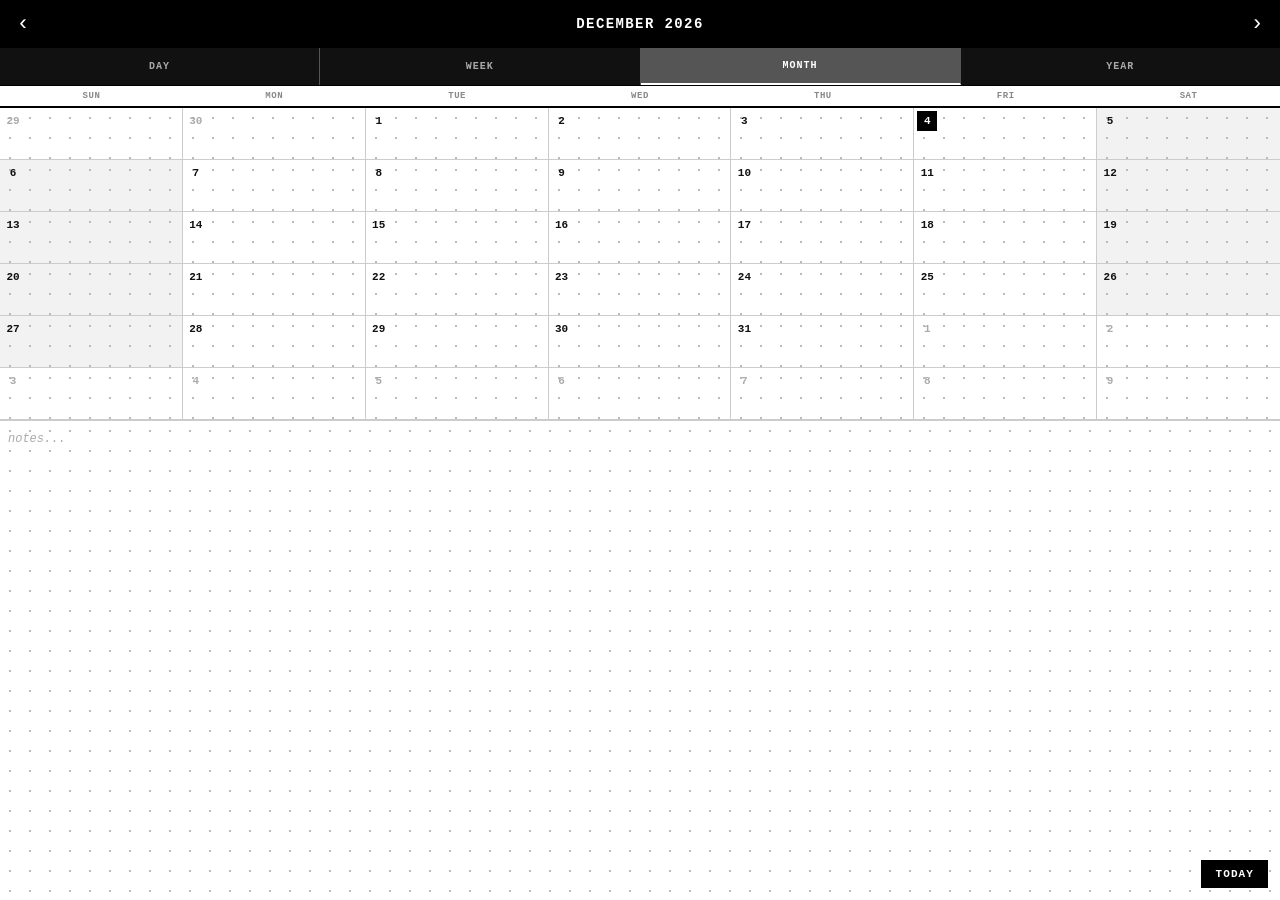
<file: index.html>
<!DOCTYPE html>
<html lang="en">
<head>
  <meta charset="UTF-8">
  <meta name="viewport" content="width=device-width, initial-scale=1, viewport-fit=cover">
  <meta name="theme-color" content="#000000">
  <meta name="apple-mobile-web-app-capable" content="yes">
  <meta name="apple-mobile-web-app-status-bar-style" content="black">
  <meta name="apple-mobile-web-app-title" content="Calendar">
  <title>Calendar</title>
  <link rel="manifest" href="manifest.json">
  <link rel="apple-touch-icon" href="icon-192.png">
  <link rel="icon" type="image/svg+xml" href="icon.svg">
  <link rel="stylesheet" href="style.css">
</head>
<body>
  <div id="app">
    <header id="header">
      <button id="btn-prev" aria-label="Previous" class="nav-btn">&#8249;</button>
      <div id="header-title" role="heading" aria-level="1"></div>
      <button id="btn-next" aria-label="Next" class="nav-btn">&#8250;</button>
    </header>

    <nav id="view-nav" role="tablist">
      <button role="tab" data-view="day" aria-selected="false">Day</button>
      <button role="tab" data-view="week" aria-selected="false">Week</button>
      <button role="tab" data-view="month" aria-selected="true">Month</button>
      <button role="tab" data-view="year" aria-selected="false">Year</button>
    </nav>

    <main id="view-container" role="main"></main>

    <button id="btn-today" aria-label="Go to today">Today</button>
  </div>

  <script src="app.js"></script>
</body>
</html>
</file>
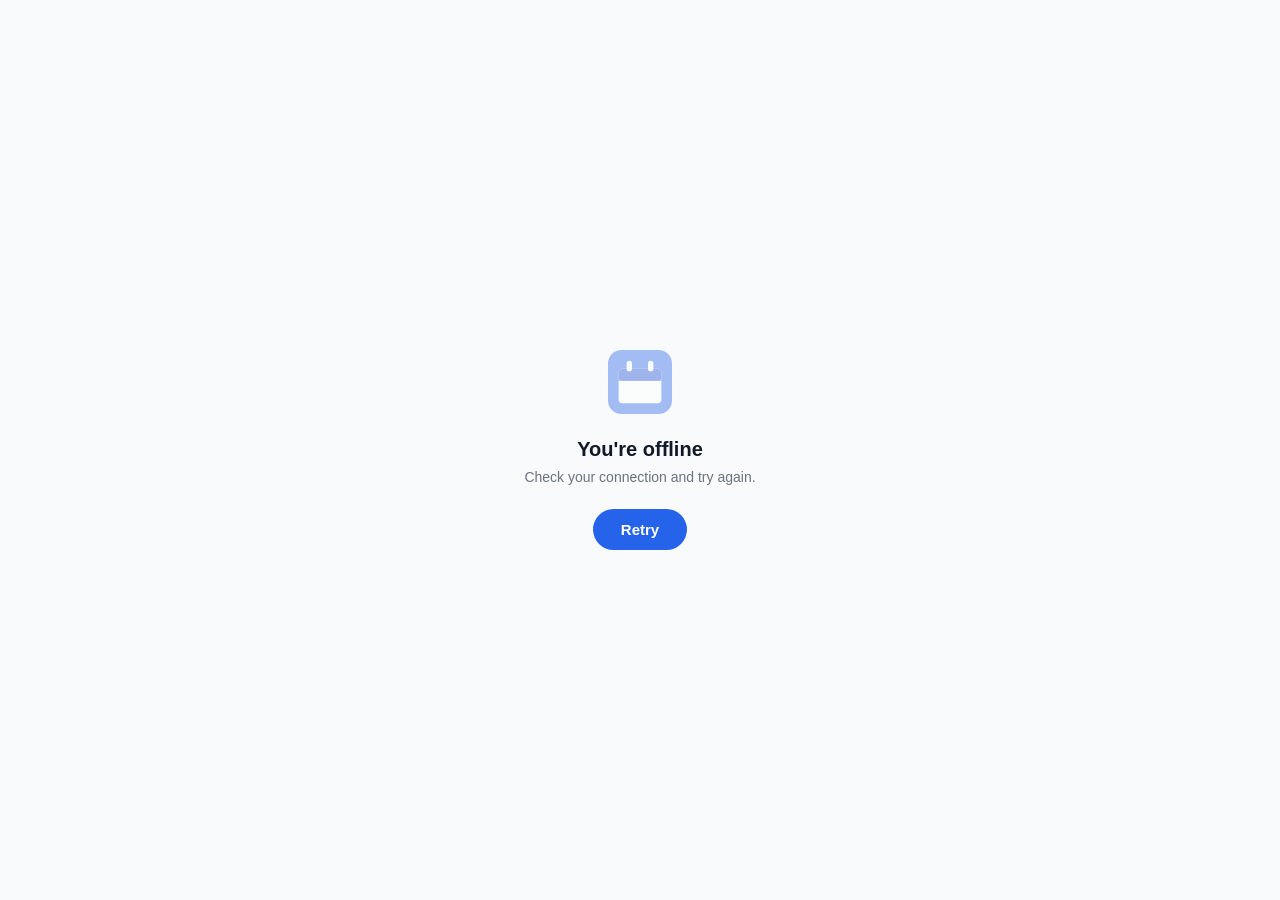
<file: offline.html>
<!DOCTYPE html>
<html lang="en">
<head>
  <meta charset="UTF-8">
  <meta name="viewport" content="width=device-width, initial-scale=1, viewport-fit=cover">
  <meta name="theme-color" content="#2563eb">
  <title>Calendar — Offline</title>
  <style>
    *, *::before, *::after { box-sizing: border-box; margin: 0; padding: 0; }
    body {
      font-family: -apple-system, BlinkMacSystemFont, 'Segoe UI', sans-serif;
      display: flex; flex-direction: column; align-items: center;
      justify-content: center; min-height: 100dvh; min-height: 100vh;
      background: #f9fafb; color: #111827; text-align: center; padding: 24px;
    }
    svg { margin-bottom: 24px; opacity: 0.4; }
    h1 { font-size: 20px; font-weight: 600; margin-bottom: 8px; }
    p { font-size: 14px; color: #6b7280; margin-bottom: 24px; }
    button {
      background: #2563eb; color: #fff; border: none;
      border-radius: 24px; padding: 12px 28px;
      font-size: 15px; font-weight: 600; cursor: pointer;
    }
    @media (prefers-color-scheme: dark) {
      body { background: #111827; color: #f9fafb; }
      p { color: #9ca3af; }
    }
  </style>
</head>
<body>
  <svg width="64" height="64" viewBox="0 0 48 48" xmlns="http://www.w3.org/2000/svg">
    <rect width="48" height="48" rx="10" fill="#2563eb"/>
    <rect x="8" y="14" width="32" height="26" rx="3" fill="#fff"/>
    <rect x="8" y="14" width="32" height="9" rx="3" fill="#1d4ed8"/>
    <rect x="8" y="20" width="32" height="3" fill="#1d4ed8"/>
    <rect x="14" y="8" width="4" height="8" rx="2" fill="#fff"/>
    <rect x="30" y="8" width="4" height="8" rx="2" fill="#fff"/>
  </svg>
  <h1>You're offline</h1>
  <p>Check your connection and try again.</p>
  <button onclick="location.reload()">Retry</button>
</body>
</html>
</file>
<file: style.css>
*, *::before, *::after { box-sizing: border-box; margin: 0; padding: 0; }

:root {
  --black: #000;
  --white: #fff;
  --grey-1: #111;
  --grey-2: #333;
  --grey-3: #555;
  --grey-4: #888;
  --grey-5: #aaa;
  --grey-6: #ccc;
  --grey-7: #e4e4e4;
  --grey-8: #f2f2f2;
  --text: #111;
  --text-muted: #888;
  --border: #ccc;
  --bg: #fff;
  --today-bg: #000;
  --today-text: #fff;
  --weekend: #f2f2f2;
  --other-month: #aaa;
  --header-h: 48px;
  --nav-h: 38px;
  --safe-bottom: env(safe-area-inset-bottom, 0px);
  --dots: radial-gradient(circle, #bbb 1px, transparent 1px);
  --dot-sz: 20px 20px;
}

html, body {
  height: 100%; overflow: hidden;
  font-family: 'Courier New', Courier, monospace;
  font-size: 13px; color: var(--text);
  background: var(--dots) var(--bg);
  background-size: var(--dot-sz);
}

#app { display: flex; flex-direction: column; height: 100dvh; height: 100vh; }

/* Header */
#header {
  display: flex; align-items: center; justify-content: space-between;
  height: var(--header-h); padding: 0 4px;
  background: var(--black); color: var(--white);
  flex-shrink: 0;
}
.nav-btn {
  background: none; border: none; color: var(--white); font-size: 22px;
  width: 38px; height: 38px; cursor: pointer;
  display: flex; align-items: center; justify-content: center;
  -webkit-tap-highlight-color: transparent;
  font-family: 'Courier New', Courier, monospace;
}
.nav-btn:active { background: var(--grey-2); }
#header-title {
  font-size: 14px; font-weight: 700; text-align: center; flex: 1;
  letter-spacing: 0.1em; text-transform: uppercase;
}

/* View nav */
#view-nav {
  display: flex; height: var(--nav-h);
  background: var(--grey-1); flex-shrink: 0;
  border-bottom: 1px solid var(--black);
}
#view-nav button {
  flex: 1; border: none; border-right: 1px solid var(--grey-3);
  background: none; color: var(--grey-5);
  font-size: 10px; font-weight: 700; cursor: pointer;
  letter-spacing: 0.1em; text-transform: uppercase;
  -webkit-tap-highlight-color: transparent;
  font-family: 'Courier New', Courier, monospace;
}
#view-nav button:last-child { border-right: none; }
#view-nav button[aria-selected="true"] {
  color: var(--white); background: var(--grey-3);
  border-bottom: 2px solid var(--white);
}

/* Main content */
#view-container { flex: 1; overflow-y: auto; overflow-x: hidden; -webkit-overflow-scrolling: touch; }

/* Today button */
#btn-today {
  position: fixed; right: 12px;
  bottom: calc(12px + var(--safe-bottom));
  background: var(--black); color: var(--white);
  border: none;
  padding: 8px 14px; font-size: 11px; font-weight: 700;
  letter-spacing: 0.1em; text-transform: uppercase;
  cursor: pointer;
  -webkit-tap-highlight-color: transparent;
  z-index: 10;
  font-family: 'Courier New', Courier, monospace;
}
#btn-today:active { background: var(--grey-2); }

/* ── MONTH VIEW ── */
.month-view { display: flex; flex-direction: column; height: 100%; }

.month-dow-row {
  display: grid; grid-template-columns: repeat(7, 1fr);
  border-bottom: 2px solid var(--black);
  background: var(--bg); position: sticky; top: 0; z-index: 1;
}
.month-dow-row span {
  text-align: center; padding: 5px 0; font-size: 9px;
  font-weight: 700; color: var(--text-muted); text-transform: uppercase; letter-spacing: 0.06em;
}

.month-grid {
  display: grid; grid-template-columns: repeat(7, 1fr);
}
.month-cell {
  border-right: 1px solid var(--border);
  border-bottom: 1px solid var(--border);
  min-height: 52px; padding: 3px;
  position: relative; cursor: pointer;
  -webkit-tap-highlight-color: transparent;
  background: var(--dots) var(--bg);
  background-size: var(--dot-sz);
}
.month-cell:nth-child(7n) { border-right: none; }
.month-cell:active { background: var(--grey-7); }
.month-cell.other-month .day-num { color: var(--other-month); }
.month-cell.weekend { background: var(--dots) var(--weekend); background-size: var(--dot-sz); }
.month-cell.today .day-num {
  background: var(--today-bg); color: var(--today-text);
  width: 20px; height: 20px;
  display: flex; align-items: center; justify-content: center;
}

.day-num {
  font-size: 11px; font-weight: 700; width: 20px; height: 20px;
  display: flex; align-items: center; justify-content: center;
}

.event-dot { display: flex; flex-wrap: wrap; gap: 2px; margin-top: 2px; }
.event-dot span { width: 4px; height: 4px; background: var(--grey-2); }

/* ── WEEK VIEW ── */
.week-view { display: flex; flex-direction: column; height: 100%; }

.week-header {
  display: grid; grid-template-columns: 36px repeat(7, 1fr);
  border-bottom: 2px solid var(--black);
  background: var(--bg); position: sticky; top: 0; z-index: 1;
}
.week-header-cell {
  text-align: center; padding: 4px 2px;
  font-size: 10px; cursor: pointer;
  -webkit-tap-highlight-color: transparent;
}
.week-header-cell .dow {
  color: var(--text-muted); font-weight: 700; text-transform: uppercase;
  font-size: 8px; letter-spacing: 0.06em;
}
.week-header-cell .wdate {
  width: 20px; height: 20px;
  display: flex; align-items: center; justify-content: center;
  margin: 2px auto 0; font-size: 12px; font-weight: 700;
}
.week-header-cell.today .wdate { background: var(--today-bg); color: var(--today-text); }
.week-header-cell:first-child { cursor: default; }

.week-scroll { flex: 1; min-height: 0; overflow-y: auto; -webkit-overflow-scrolling: touch; }

.week-grid {
  display: grid; grid-template-columns: 36px repeat(7, 1fr);
  position: relative;
}
.week-time-label {
  height: 48px; display: flex; align-items: flex-start;
  justify-content: flex-end; padding-right: 4px;
  font-size: 8px; color: var(--text-muted);
}
.week-day-col { border-left: 1px solid var(--border); position: relative; }
.week-hour-cell { height: 48px; border-bottom: 1px solid var(--border); position: relative; background: var(--dots) var(--bg); background-size: var(--dot-sz); }
.week-now-line {
  position: absolute; left: 0; right: 0; height: 1px;
  background: var(--grey-3); z-index: 2;
}
.week-now-line::before {
  content: ''; position: absolute; left: -3px; top: -2px;
  width: 5px; height: 5px; background: var(--grey-3);
}

/* ── DAY VIEW ── */
.day-view { display: flex; flex-direction: column; height: 100%; }
.day-allday {
  border-bottom: 1px solid var(--border);
  padding: 4px 8px; font-size: 10px; color: var(--text-muted);
  background: var(--bg); position: sticky; top: 0;
}
.day-scroll { flex: 1; min-height: 0; overflow-y: auto; -webkit-overflow-scrolling: touch; }
.day-grid { display: grid; grid-template-columns: 40px 1fr; }
.day-time-label {
  height: 48px; display: flex; align-items: flex-start;
  justify-content: flex-end; padding-right: 6px;
  font-size: 8px; color: var(--text-muted);
}
.day-hour-cell {
  height: 48px; border-bottom: 1px solid var(--border);
  border-left: 1px solid var(--border); position: relative;
  background: var(--dots) var(--bg); background-size: var(--dot-sz);
}
.day-now-line {
  position: absolute; left: 0; right: 0; height: 1px;
  background: var(--grey-3); z-index: 2;
}
.day-now-line::before {
  content: ''; position: absolute; left: -3px; top: -2px;
  width: 5px; height: 5px; background: var(--grey-3);
}

/* ── YEAR VIEW ── */
.year-view {
  display: grid; grid-template-columns: repeat(3, 1fr);
  gap: 10px; padding: 10px;
}
.mini-month { cursor: pointer; -webkit-tap-highlight-color: transparent; }
.mini-month-title {
  font-size: 9px; font-weight: 700; text-align: center;
  margin-bottom: 3px; color: var(--text);
  letter-spacing: 0.08em; text-transform: uppercase;
}
.mini-month-grid { display: grid; grid-template-columns: repeat(7, 1fr); gap: 1px; }
.mini-day {
  aspect-ratio: 1; display: flex; align-items: center;
  justify-content: center; font-size: 7px; color: var(--text-muted);
}
.mini-day.head { font-size: 6px; font-weight: 700; }
.mini-day.today { background: var(--today-bg); color: var(--today-text); }
.mini-day.other { color: var(--border); }

/* Notes area */
.notes-area {
  flex: 1; min-height: 80px;
  width: 100%; resize: none;
  border: none; border-top: 1px solid var(--border);
  background: var(--dots) var(--bg); background-size: var(--dot-sz);
  font-family: 'Courier New', Courier, monospace;
  font-size: 12px; color: var(--text);
  padding: 8px; outline: none;
  line-height: 20px;
}
.notes-area::placeholder { color: var(--grey-5); font-style: italic; }
.week-view .notes-area,
.day-view .notes-area { flex: none; height: 120px; }

/* Event chips */
.ev-chip {
  display: block; font-size: 9px;
  background: var(--grey-7); color: var(--grey-2);
  border-left: 2px solid var(--grey-3);
  padding: 1px 3px; margin-top: 1px; white-space: nowrap;
  overflow: hidden; text-overflow: ellipsis;
}
.ev-block {
  position: absolute; left: 1px; right: 1px;
  background: var(--grey-7); color: var(--grey-1);
  border-left: 2px solid var(--grey-3);
  padding: 2px 4px; font-size: 10px; overflow: hidden; cursor: pointer;
  z-index: 1;
}

/* Modal */
.modal-backdrop {
  position: fixed; inset: 0; background: rgba(0,0,0,0.6);
  z-index: 100; display: flex; align-items: flex-end;
}
.modal {
  background: var(--bg); border-top: 2px solid var(--black);
  width: 100%; max-height: 80vh; overflow-y: auto;
  padding: 12px; padding-bottom: calc(12px + var(--safe-bottom));
}
@keyframes slide-up { from { transform: translateY(100%); } to { transform: translateY(0); } }
.modal { animation: slide-up 0.15s ease; }
.modal-handle { width: 32px; height: 3px; background: var(--border); margin: 0 auto 10px; }
.modal h2 {
  font-size: 13px; font-weight: 700; margin-bottom: 3px;
  letter-spacing: 0.1em; text-transform: uppercase;
}
.modal-date { color: var(--text-muted); font-size: 10px; margin-bottom: 10px; }
.modal-events { display: flex; flex-direction: column; gap: 5px; }

.modal-ev {
  padding: 7px 9px; background: var(--grey-8);
  border-left: 3px solid var(--black);
  display: flex; align-items: center; justify-content: space-between;
}
.modal-ev-info { flex: 1; min-width: 0; }
.modal-ev-time { font-size: 9px; color: var(--text-muted); }
.modal-ev-title { font-size: 12px; font-weight: 700; overflow: hidden; text-overflow: ellipsis; white-space: nowrap; }
.modal-ev-actions { display: flex; gap: 3px; flex-shrink: 0; margin-left: 6px; }
.modal-ev-btn {
  background: none; border: 1px solid var(--grey-4); color: var(--grey-2);
  font-size: 9px; padding: 3px 5px; cursor: pointer;
  font-family: 'Courier New', Courier, monospace; font-weight: 700;
  text-transform: uppercase;
}
.modal-ev-btn:active { background: var(--grey-7); }
.modal-ev-btn.del { border-color: var(--grey-3); color: var(--grey-3); }

.modal-empty { color: var(--text-muted); font-size: 11px; text-align: center; padding: 14px 0; }

.modal-btn {
  margin-top: 6px; width: 100%; padding: 10px;
  background: var(--grey-7); border: 1px solid var(--grey-5);
  font-size: 11px; font-weight: 700; cursor: pointer;
  letter-spacing: 0.08em; text-transform: uppercase;
  font-family: 'Courier New', Courier, monospace;
}
.modal-btn.primary { background: var(--black); color: var(--white); border-color: var(--black); }
.modal-btn:active { opacity: 0.75; }

.modal-form { display: flex; flex-direction: column; gap: 7px; margin-top: 10px; }
.modal-input {
  width: 100%; padding: 8px;
  border: 1px solid var(--grey-4);
  font-size: 13px; background: var(--bg); color: var(--text);
  font-family: 'Courier New', Courier, monospace;
}
.modal-input:focus { outline: 2px solid var(--black); border-color: var(--black); }
</file>
